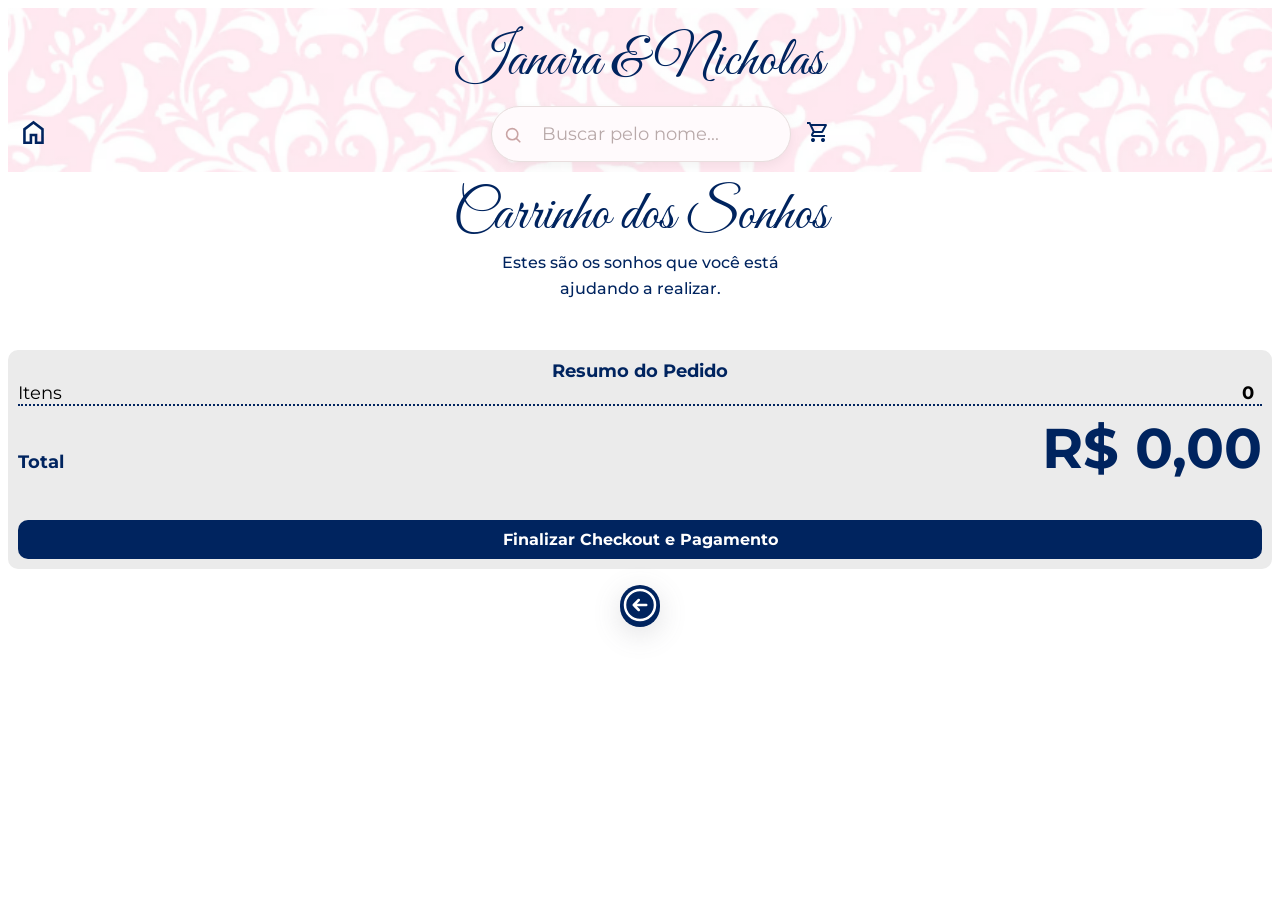
<file: pages/checkout.html>
<!DOCTYPE html>
<html lang="pt-br">
<head>
    <meta charset="UTF-8">
    <meta name="viewport" content="width=device-width, initial-scale=1.0">
    <title>Padrinhos | Ianara & Nicholas</title>

    <!-- mesmo CSS -->
    <link rel="stylesheet" href="../css/checkout.css">

    <!-- mesmas fontes -->
    <link rel="preconnect" href="https://fonts.googleapis.com">
    <link rel="preconnect" href="https://fonts.gstatic.com" crossorigin>
    <link href="https://fonts.googleapis.com/css2?family=DM+Serif+Display&family=Montserrat&display=swap" rel="stylesheet">
    <link href="https://fonts.googleapis.com/css2?family=Birthstone&family=DM+Serif+Display:ital@0;1&family=Montserrat:ital,wght@0,100..900;1,100..900&display=swap" rel="stylesheet">
    <link href="https://fonts.googleapis.com/css2?family=Great+Vibes&display=swap" rel="stylesheet">
</head>

<body>
    <header>
    </header>
    <main>
        <div id="containerHeaderGifts">
            <h2 id="initialsNames">Ianara & Nicholas </h2>
            <div id="containerSearch">
                <div id="iconHome">
                    <a href="../index.html">
                        <svg xmlns="http://www.w3.org/2000/svg" viewBox="0 -960 960 960" fill="#00245F">
                            <path d="M240-200h120v-240h240v240h120v-360L480-740 240-560v360Zm-80 80v-480l320-240 320 240v480H520v-240h-80v240H160Zm320-350Z"/>
                        </svg>
                    </a>
                </div>
                <div class="search-wrapper">
                    <div class="search-input-container">
                        <svg class="search-icon" viewBox="0 0 24 24">
                            <path d="M21 21l-4.35-4.35m1.85-5.15a7 7 0 11-14 0 7 7 0 0114 0z"
                            stroke="currentColor"
                            stroke-width="2"
                            fill="none"
                            stroke-linecap="round"
                            stroke-linejoin="round"/>
                        </svg>
                        <input 
                            type="text" 
                            id="searchInput" 
                            placeholder="Buscar pelo nome..."
                        />
                    </div>
                    <div class="containerCarShopping">
                        <!-- svg carrinho -->
                            <a href="../pages/checkout.html" id="buttonCarShoppings">
                            <svg class="shoping-car-icon" fill="#00245F" xmlns="http://www.w3.org/2000/svg" viewBox="0 -960 960 960">
                                <path d="M223.5-103.5Q200-127 200-160t23.5-56.5Q247-240 280-240t56.5 23.5Q360-193 360-160t-23.5 56.5Q313-80 280-80t-56.5-23.5Zm400 0Q600-127 600-160t23.5-56.5Q647-240 680-240t56.5 23.5Q760-193 760-160t-23.5 56.5Q713-80 680-80t-56.5-23.5ZM246-720l96 200h280l110-200H246Zm-38-80h590q23 0 35 20.5t1 41.5L692-482q-11 20-29.5 31T622-440H324l-44 80h480v80H280q-45 0-68-39.5t-2-78.5l54-98-144-304H40v-80h130l38 80Z"/>
                            </svg>
                        </a>
                        <h3 id="totalValue"></h3>
                    </div>
                </div>
            </div>
        </div>
        <section class="checkout-container">
            <h2 id="initialsNames">Carrinho dos Sonhos</h2>
            <div>
                <p class="paragraph">
                    Estes são os sonhos que você está <br>
                    ajudando a realizar.
                </p>
            </div>
            <div id="cardItems"></div>
            <div class="checkout-total">
                <span id="titleSummary">Resumo do Pedido</span>
                <div class="containerFlex" id="itemsSummary">
                    <span>Itens</span>
                    <strong id="cartCount"></strong>
                </div>
                <div class="containerFlex">
                    <span id="total">Total</span>
                    <strong id="cartTotal">R$ 0,00</strong>
                </div>
                <button id="finishButton" class="finish-btn" onclick="finalyBuy()">
                    Finalizar Checkout e Pagamento
                </button>
            </div>
        </section>
        <div class="containerButtonAction">
            <a href="../pages/presentes.html" class="buttonsAction">
                <svg xmlns="http://www.w3.org/2000/svg" fill="none" viewBox="0 0 24 24" stroke-width="1.5" stroke="currentColor" class="size-6">
                    <path stroke-linecap="round" stroke-linejoin="round" d="m11.25 9-3 3m0 0 3 3m-3-3h7.5M21 12a9 9 0 1 1-18 0 9 9 0 0 1 18 0Z" />
                </svg>
            </a>
        </div>
    </main>
    
    <script>
        document.addEventListener("DOMContentLoaded", () => {
            // Fade-in ao carregar
            document.body.classList.add("loaded");
            // Captura todos os links
            document.querySelectorAll("a").forEach(link => {
                link.addEventListener("click", function(e) {

                    // Ignora nova aba
                    if (this.target === "_blank") return;

                    e.preventDefault();
                    const href = this.href;

                    // Aplica fade-out
                    document.body.classList.remove("loaded");
                    document.body.classList.add("fade-out");

                    setTimeout(() => {
                        window.location.href = href;
                    }, 400); // mesmo tempo do CSS
                });
            });
        });
        const container = document.getElementById("cardItems");
        const input = document.getElementById("searchInput");
        function handleLoadCards() {
            let cart = JSON.parse(localStorage.getItem("cart")) || [];
            let totalValueForPayment = 0
        let countItems = 0
            container.innerHTML = "";

            cart.forEach(item => {
                totalValueForPayment += item.price * item.quantity;
                countItems += item.quantity;
                container.innerHTML += `
                    <div class="containerCard">
                        <img class="imgCard" src=${item.src_image} alt=${item.img_alt}>
                        <div>
                            <p class="descriptionCard">${item.name}</p>
                            <p class="valueCard">R$ ${String(item.price.toFixed(2)).replace(".", ",")}</p>
                            <p class="descriptionInstallments">em até 3x de R$ ${item.price ? String((item.price / 3).toFixed(2)).replace(".", ",") : '-'}</p>
                            <div class="containerButtonActionsCard">
                                <div class="quantity-control">
                                    <button class="qty-btn minus" onclick="handleSubtractItem(${item.id})">-</button>
                                    <input type="number" value="${item.quantity}" min="1" class="qty-input">
                                    <button class="qty-btn plus" onclick="handleAddSumItem(${item.id})">+</button>
                                </div>
                                <button class="buttonRemoveCar" onclick="handleRemoveItem(${item.id})">
                                    <svg xmlns="http://www.w3.org/2000/svg" height="24px" viewBox="0 -960 960 960" width="24px" fill="#ff0808f5">
                                        <path d="M280-120q-33 0-56.5-23.5T200-200v-520h-40v-80h200v-40h240v40h200v80h-40v520q0 33-23.5 56.5T680-120H280Zm400-600H280v520h400v-520ZM360-280h80v-360h-80v360Zm160 0h80v-360h-80v360ZM280-720v520-520Z"/>
                                    </svg>
                                </button>
                            </div>
                        </div>
                    </div>
                `;
            });
            const divTotal = document.getElementById("cartTotal");
            divTotal.innerHTML = `R$ ${String(totalValueForPayment.toFixed(2)).replace('.', ',')}`
            const divCount = document.getElementById("cartCount");
            divCount.innerHTML = `${countItems}`;
        }
        handleLoadCards()

        function handleRemoveItem(id) {
            let cart = JSON.parse(localStorage.getItem("cart")) || [];
            const updateCart = cart.filter(item => item.id !== id);
            localStorage.setItem("cart", JSON.stringify(updateCart));
            alert("Produto removido do carrinho!");
            handleLoadCards()
        }

        function handleAddSumItem(id) {
            let cart = JSON.parse(localStorage.getItem("cart")) || [];
            const updateCart = cart.find(item => item.id === id);
            updateCart['quantity'] += 1;
            localStorage.setItem("cart", JSON.stringify(cart));
            handleLoadCards()
        }

        function handleSubtractItem(id) {
            let cart = JSON.parse(localStorage.getItem("cart")) || [];
            const updateCart = cart.find(item => item.id === id);
            if (updateCart['quantity'] > 1) {
                updateCart['quantity'] -= 1;
            }
            localStorage.setItem("cart", JSON.stringify(cart));
            handleLoadCards()
        }

        function finalyBuy() {
            let cart = JSON.parse(localStorage.getItem("cart")) || [];
            const itemsForPayment = cart.map(item => ({
                name: 'Contribuição para os noivos',
                description: 'Contribuição para os noivos' + item.name.slice(0, 30), // limitar a 30 caracteres
                quantity: item.quantity,
                value: item.price * item.quantity
            }))

            fetch("https://checkout-worker.mendesnik827.workers.dev", {
                method: "POST",
                headers: {
                    "Content-Type": "application/json"
                },
                body: JSON.stringify({
                    billingTypes: ["CREDIT_CARD"],
                    chargeTypes: ["DETACHED"],
                    maxInstallmentCount: 3,
                    callback: {
                        successUrl: "https://landingpage-wedding.pages.dev/pages/success.html",
                        cancelUrl: "https://landingpage-wedding.pages.dev/pages/callback.html",
                        expiredUrl: "https://landingpage-wedding.pages.dev/pages/callback.html"
                    },
                    items: itemsForPayment,
                    minutesToExpire: 20
                })
            })
            .then(r => r.json())
            .then(data => {
                console.log(data);
                // redirecionar para pagamento
                if (data.link) {
                    window.location.href = data.link;
                }
            })
        }
    </script>
</body>
</html>
</file>
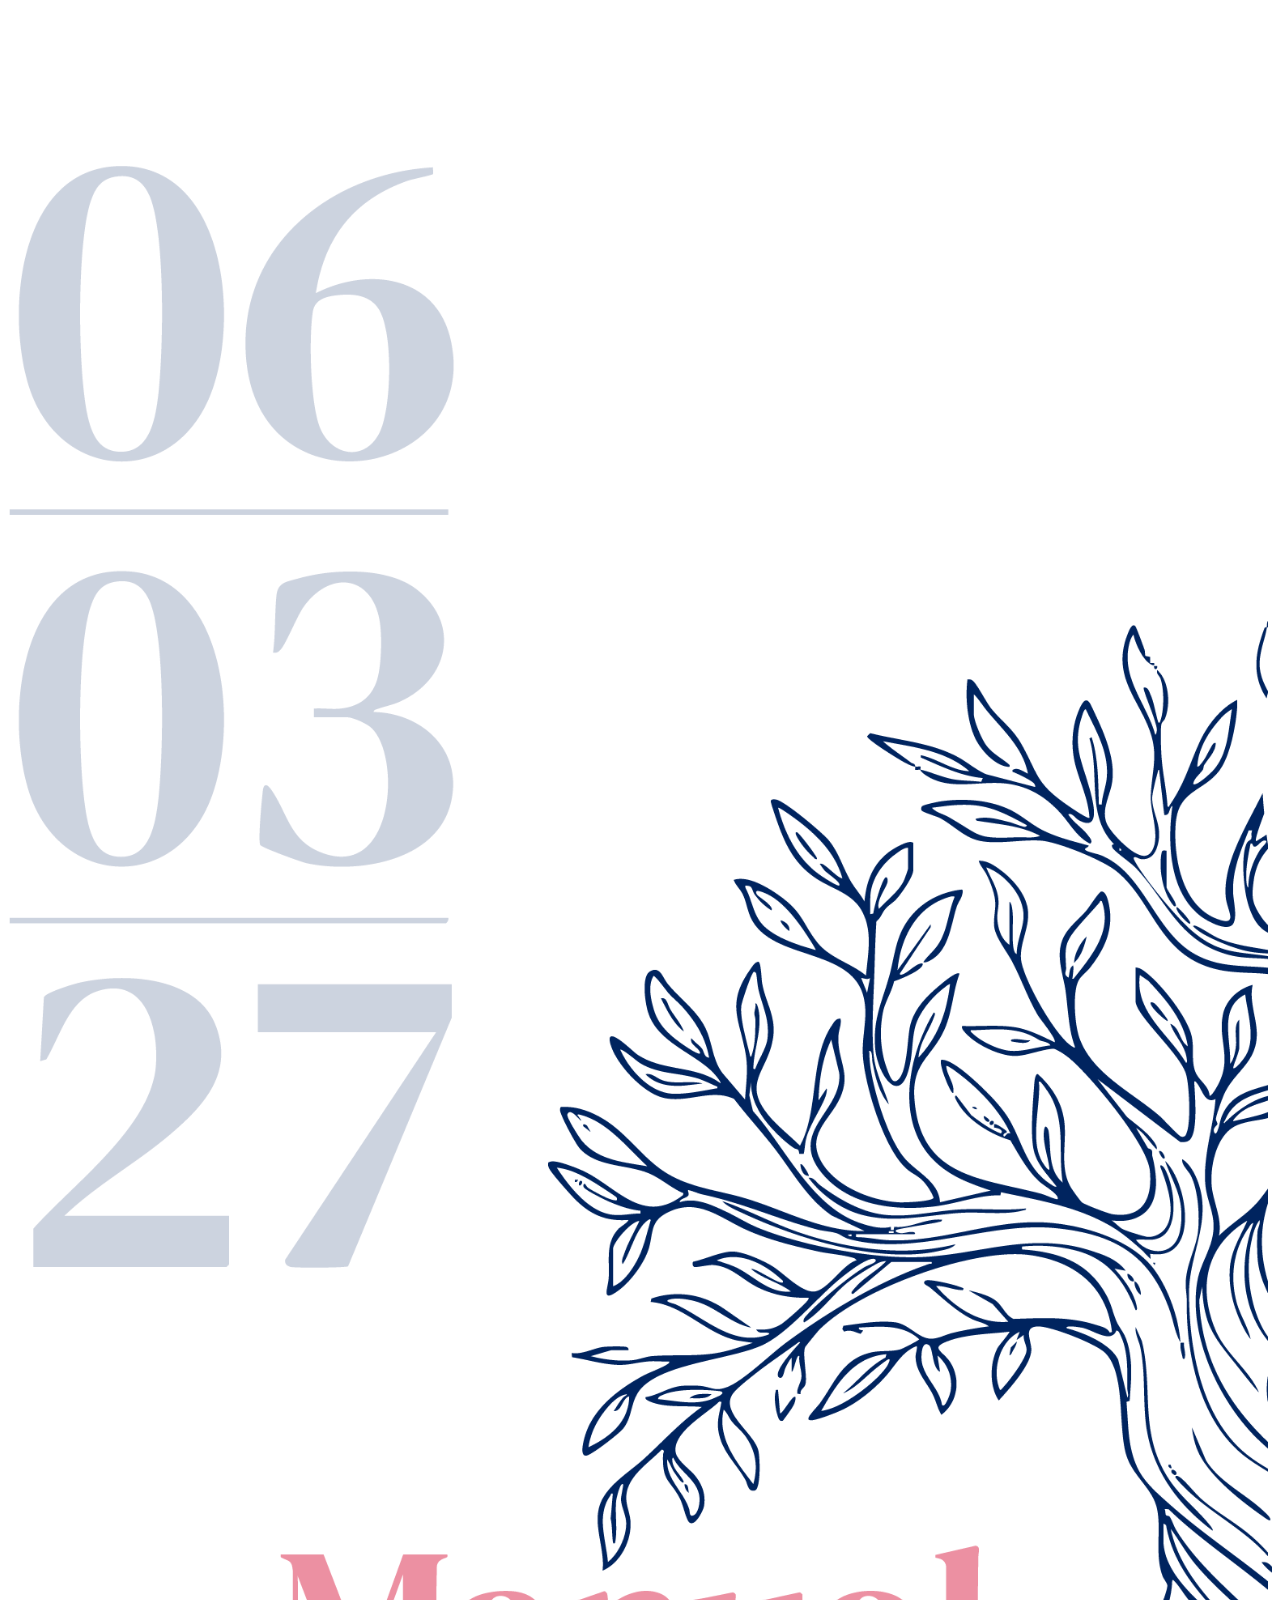
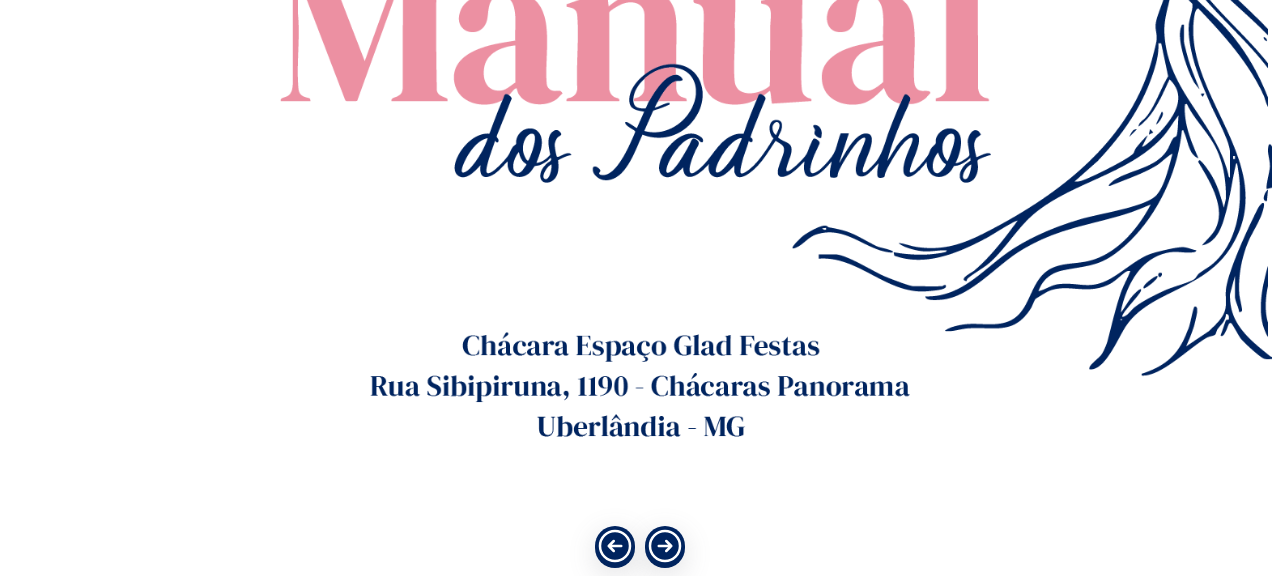
<file: pages/padrinhosPage1.html>
<!DOCTYPE html>
<html lang="pt-br">
<head>
    <meta charset="UTF-8">
    <meta name="viewport" content="width=device-width, initial-scale=1.0">
    <title>Padrinhos | Ianara & Nicholas</title>

    <!-- mesmo CSS -->
    <link rel="stylesheet" href="../css/stilosPadrinhos.css">

    <!-- mesmas fontes -->
    <link rel="preconnect" href="https://fonts.googleapis.com">
    <link rel="preconnect" href="https://fonts.gstatic.com" crossorigin>
    <link href="https://fonts.googleapis.com/css2?family=DM+Serif+Display&family=Montserrat&display=swap" rel="stylesheet">
    <link href="https://fonts.googleapis.com/css2?family=Birthstone&family=DM+Serif+Display:ital@0;1&family=Montserrat:ital,wght@0,100..900;1,100..900&display=swap" rel="stylesheet">
</head>

<body>
    <div class="manualContainer">
        <img src="../images/background/toda_a_arte.png" class="manualImage">
    </div>
    <div class="containerButtonAction">
        <a href="../index.html" class="buttonsAction">
            <svg xmlns="http://www.w3.org/2000/svg" fill="none" viewBox="0 0 24 24" stroke-width="1.5" stroke="currentColor" class="size-6">
                <path stroke-linecap="round" stroke-linejoin="round" d="m11.25 9-3 3m0 0 3 3m-3-3h7.5M21 12a9 9 0 1 1-18 0 9 9 0 0 1 18 0Z" />
            </svg>
        </a>
        <a href="../pages/padrinhosPage2.html" class="buttonsAction">
            <svg xmlns="http://www.w3.org/2000/svg" fill="none" viewBox="0 0 24 24" stroke-width="1.5" stroke="currentColor" class="size-6">
                <path stroke-linecap="round" stroke-linejoin="round" d="m12.75 15 3-3m0 0-3-3m3 3h-7.5M21 12a9 9 0 1 1-18 0 9 9 0 0 1 18 0Z" />
            </svg>
        </a>
    </div>
    
    <script>
        document.addEventListener("DOMContentLoaded", () => {
            // Fade-in ao carregar
            document.body.classList.add("loaded");
            // Captura todos os links
            document.querySelectorAll("a").forEach(link => {
                link.addEventListener("click", function(e) {

                    // Ignora nova aba
                    if (this.target === "_blank") return;

                    e.preventDefault();
                    const href = this.href;

                    // Aplica fade-out
                    document.body.classList.remove("loaded");
                    document.body.classList.add("fade-out");

                    setTimeout(() => {
                        window.location.href = href;
                    }, 400); // mesmo tempo do CSS
                });
            });
        });
    </script>
</body>
</html>
</file>
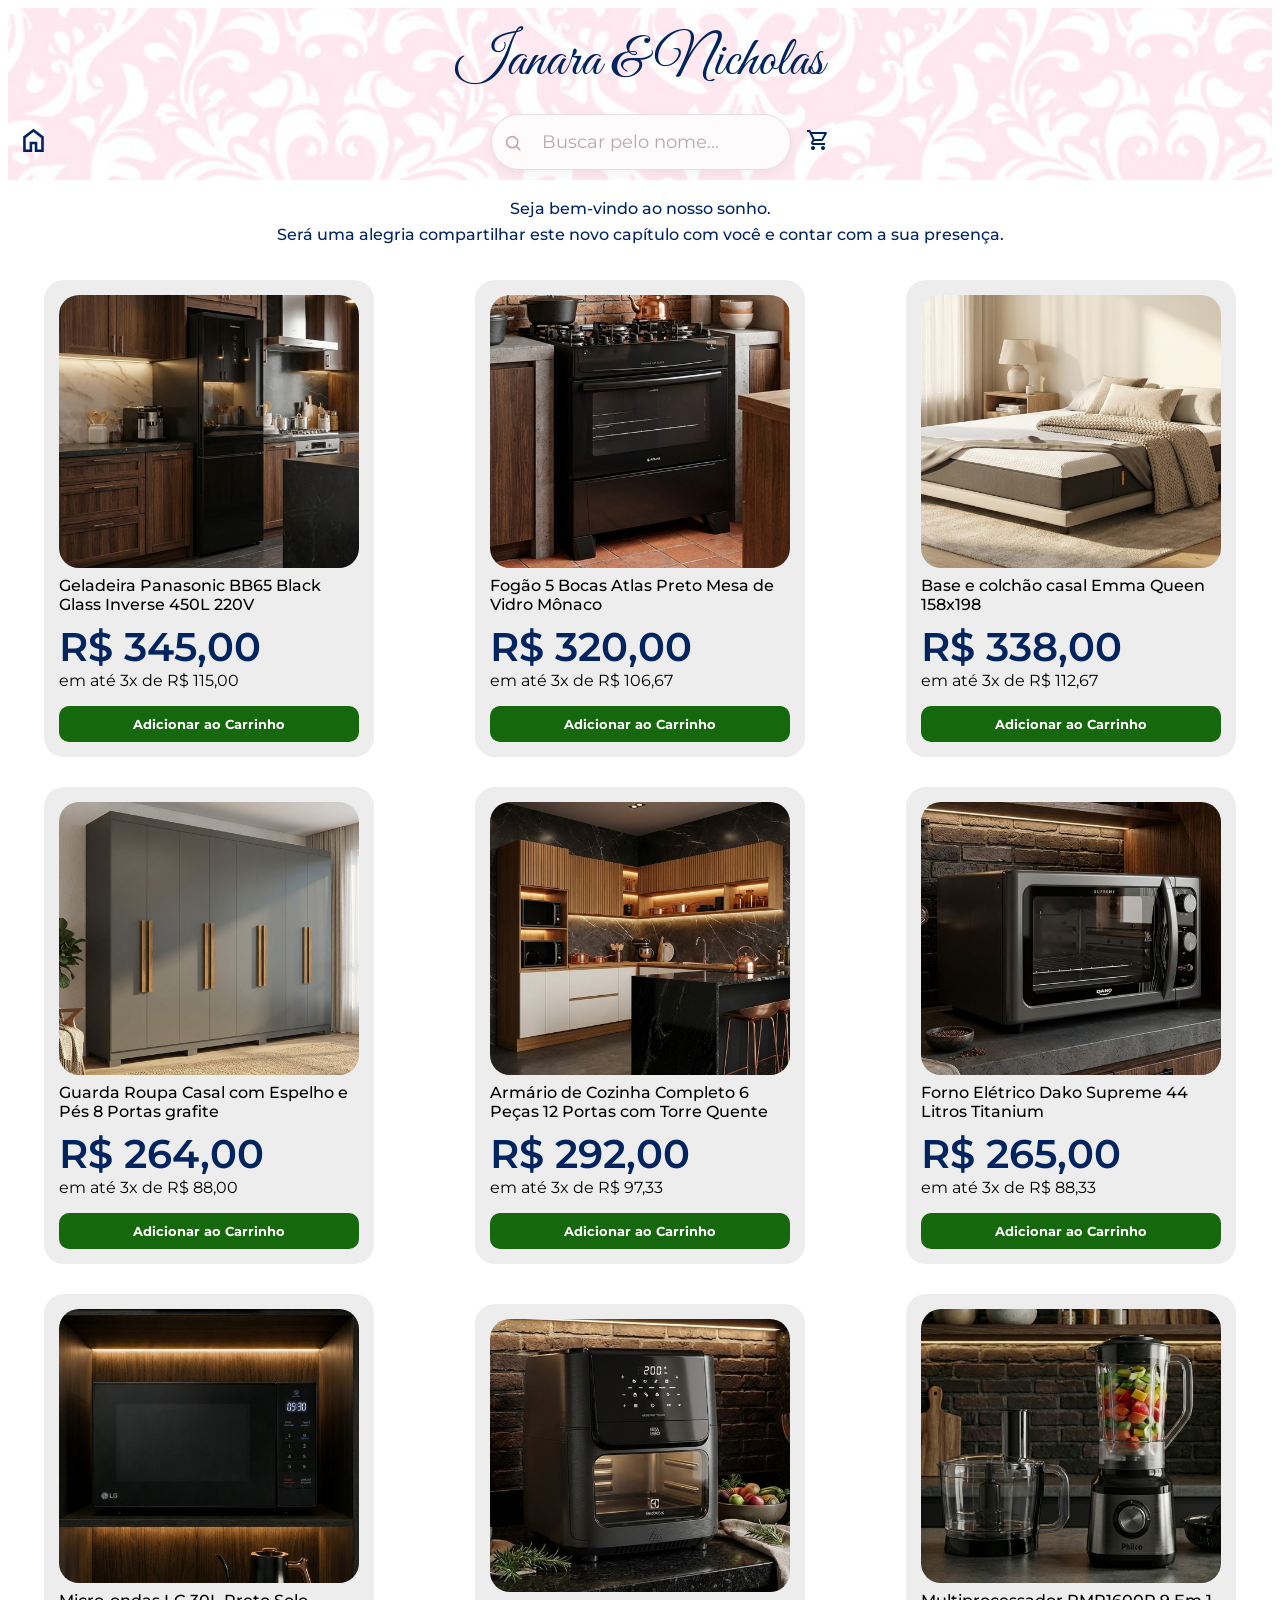
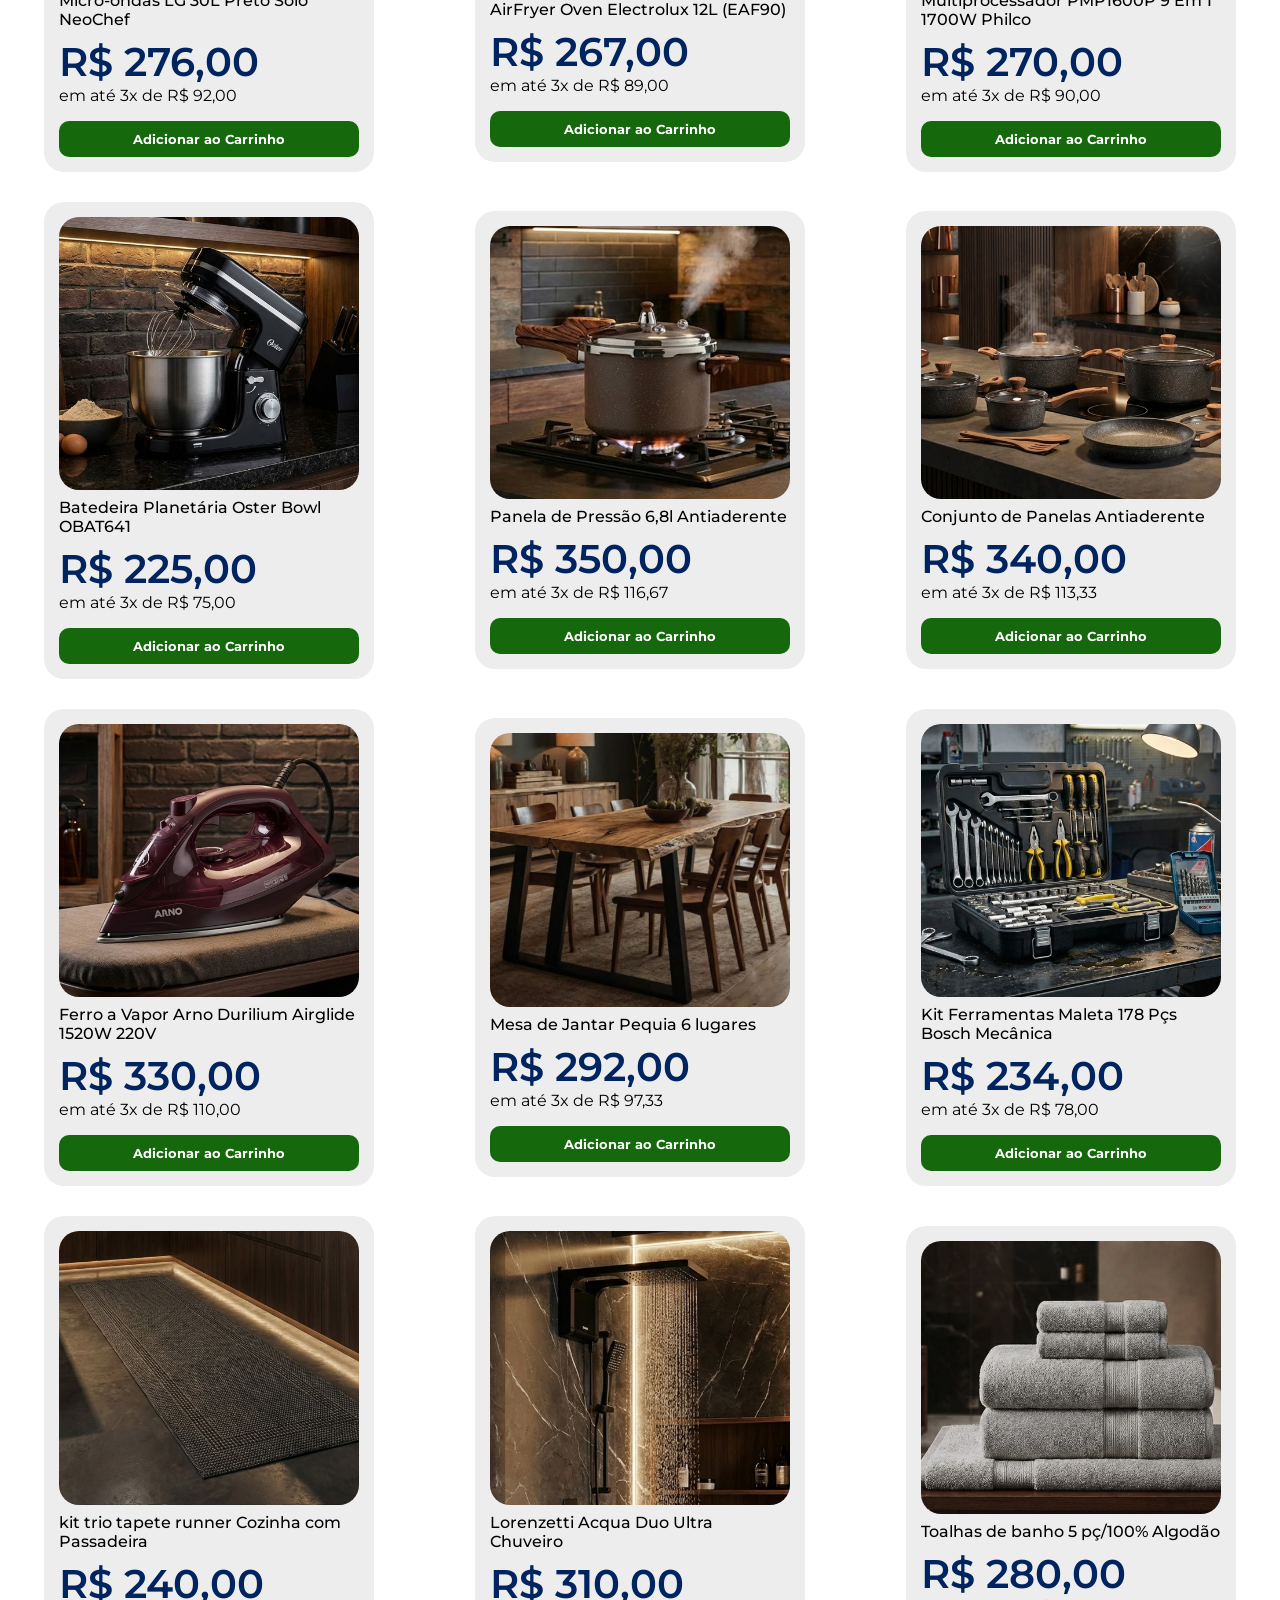
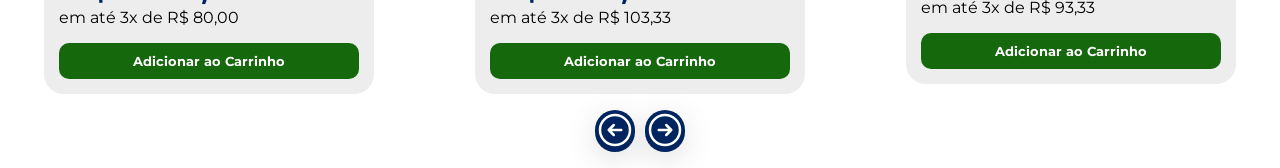
<file: pages/presentes.html>
<!DOCTYPE html>
<html lang="pt-br">
<head>
    <meta charset="UTF-8">
    <meta name="viewport" content="width=device-width, initial-scale=1.0">
    <title>Padrinhos | Ianara & Nicholas</title>

    <!-- mesmo CSS -->
    <link rel="stylesheet" href="../css/presentes.css">

    <!-- mesmas fontes -->
    <link rel="preconnect" href="https://fonts.googleapis.com">
    <link rel="preconnect" href="https://fonts.gstatic.com" crossorigin>
    <link href="https://fonts.googleapis.com/css2?family=DM+Serif+Display&family=Montserrat&display=swap" rel="stylesheet">
    <link href="https://fonts.googleapis.com/css2?family=Birthstone&family=DM+Serif+Display:ital@0;1&family=Montserrat:ital,wght@0,100..900;1,100..900&display=swap" rel="stylesheet">
    <link href="https://fonts.googleapis.com/css2?family=Great+Vibes&display=swap" rel="stylesheet">
</head>

<body>
    <main>
        <section>
            <div id="containerHeaderGifts">
                <h2 id="initialsNames">Ianara & Nicholas </h2>
                <div id="containerSearch">
                    <div id="iconHome">
                        <a href="../index.html">
                            <svg xmlns="http://www.w3.org/2000/svg" viewBox="0 -960 960 960" fill="#00245F">
                                <path d="M240-200h120v-240h240v240h120v-360L480-740 240-560v360Zm-80 80v-480l320-240 320 240v480H520v-240h-80v240H160Zm320-350Z"/>
                            </svg>
                        </a>
                    </div>
                    <div class="search-wrapper">
                        <div class="search-input-container">
                            <svg class="search-icon" viewBox="0 0 24 24">
                                <path d="M21 21l-4.35-4.35m1.85-5.15a7 7 0 11-14 0 7 7 0 0114 0z"
                                stroke="currentColor"
                                stroke-width="2"
                                fill="none"
                                stroke-linecap="round"
                                stroke-linejoin="round"/>
                            </svg>
                            <input 
                                type="text" 
                                id="searchInput" 
                                placeholder="Buscar pelo nome..."
                            />
                        </div>
                        <div class="containerCarShopping">
                            <!-- svg carrinho -->
                                <a href="../pages/checkout.html" id="buttonCarShoppings">
                                <svg class="shoping-car-icon" fill="#00245F" xmlns="http://www.w3.org/2000/svg" viewBox="0 -960 960 960">
                                    <path d="M223.5-103.5Q200-127 200-160t23.5-56.5Q247-240 280-240t56.5 23.5Q360-193 360-160t-23.5 56.5Q313-80 280-80t-56.5-23.5Zm400 0Q600-127 600-160t23.5-56.5Q647-240 680-240t56.5 23.5Q760-193 760-160t-23.5 56.5Q713-80 680-80t-56.5-23.5ZM246-720l96 200h280l110-200H246Zm-38-80h590q23 0 35 20.5t1 41.5L692-482q-11 20-29.5 31T622-440H324l-44 80h480v80H280q-45 0-68-39.5t-2-78.5l54-98-144-304H40v-80h130l38 80Z"/>
                                </svg>
                            </a>
                            <h3 id="totalValue"></h3>
                        </div>
                    </div>
                </div>
            </div>

            <div>
                <p class="paragraph">
                    Seja bem-vindo ao nosso sonho. <br>
                    Será uma alegria compartilhar este novo capítulo com você e contar com a sua presença.
                </p>
            </div>
            <div id="cardItems">
            </div>
        </section>
        <div class="containerButtonAction">
            <a href="../index.html" class="buttonsAction">
                <svg xmlns="http://www.w3.org/2000/svg" fill="none" viewBox="0 0 24 24" stroke-width="1.5" stroke="currentColor" class="size-6">
                    <path stroke-linecap="round" stroke-linejoin="round" d="m11.25 9-3 3m0 0 3 3m-3-3h7.5M21 12a9 9 0 1 1-18 0 9 9 0 0 1 18 0Z" />
                </svg>
            </a>
            <a href="../pages/padrinhosPage2.html" class="buttonsAction">
                <svg xmlns="http://www.w3.org/2000/svg" fill="none" viewBox="0 0 24 24" stroke-width="1.5" stroke="currentColor" class="size-6">
                    <path stroke-linecap="round" stroke-linejoin="round" d="m12.75 15 3-3m0 0-3-3m3 3h-7.5M21 12a9 9 0 1 1-18 0 9 9 0 0 1 18 0Z" />
                </svg>
            </a>
        </div>
    </main>
    
    <script>
        window.addEventListener("scroll", () => {
            const header = document.getElementById("containerHeaderGifts");
            header.classList.toggle("sticky", window.scrollY > 10);
        });

        document.addEventListener("DOMContentLoaded", () => {
            // Fade-in ao carregar
            document.body.classList.add("loaded");
            // Captura todos os links
            document.querySelectorAll("a").forEach(link => {
                link.addEventListener("click", function(e) {

                    // Ignora nova aba
                    if (this.target === "_blank") return;

                    e.preventDefault();
                    const href = this.href;

                    // Aplica fade-out
                    document.body.classList.remove("loaded");
                    document.body.classList.add("fade-out");

                    setTimeout(() => {
                        window.location.href = href;
                    }, 400); // mesmo tempo do CSS
                });
            });
        });
        const products = [
            { id: 1, name: "Geladeira Panasonic BB65 Black Glass Inverse 450L 220V", price: 345.00, src_image: "../images/items/GELADEIRA.png", quantity: 1},
            { id: 2, name: "Fogão 5 Bocas Atlas Preto Mesa de Vidro Mônaco", price: 320.00, src_image: "../images/items/FOGÃO.png", quantity: 1},
            { id: 3, name: "Base e colchão casal Emma Queen 158x198", price: 338.00, src_image: "../images/items/COLCHÃO.png", quantity: 1},
            { id: 4, name: "Guarda Roupa Casal com Espelho e Pés 8 Portas grafite", price: 264.00, src_image: "../images/items/GUARDA_ROUPAS.png", quantity: 1},
            { id: 5, name: "Armário de Cozinha Completo 6 Peças 12 Portas com Torre Quente ", price: 292.00, src_image: "../images/items/ARMARIO_DE_COZINHA.png", quantity: 1},
            { id: 6, name: "Forno Elétrico Dako Supreme 44 Litros Titanium", price: 265.00, src_image: "../images/items/FORNO.png", quantity: 1},
            { id: 7, name: "Micro-ondas LG 30L Preto Solo NeoChef", price: 276.00, src_image: "../images/items/MICROODAS.png", quantity: 1},
            { id: 8, name: "AirFryer Oven Electrolux 12L (EAF90)", price: 267.00, src_image: "../images/items/AIRFRYER.png", quantity: 1},
            { id: 9, name: "Multiprocessador PMP1600P 9 Em 1  1700W Philco", price: 270.00, src_image: "../images/items/MULTIPROCESSADOR.png", quantity: 1},
            { id: 10, name: "Batedeira Planetária Oster Bowl OBAT641", price: 225.00, src_image: "../images/items/BATEDEIRA.png", quantity: 1},
            { id: 11, name: "Panela de Pressão 6,8l Antiaderente ", price: 350.00, src_image: "../images/items/PANELA_DE_PRESSAO.png", quantity: 1},
            { id: 12, name: "Conjunto de Panelas Antiaderente", price: 340.00, src_image: "../images/items/CONJUNTO_DE_PANELAS.png", quantity: 1},
            { id: 13, name: "Ferro a Vapor Arno Durilium Airglide 1520W 220V", price: 330.00, src_image: "../images/items/FERRO_DE_PASSAR.png", quantity: 1},
            { id: 14, name: "Mesa de Jantar Pequia 6 lugares", price: 292.00, src_image: "../images/items/MESA_6_LUGARES.png", quantity: 1},
            { id: 15, name: "Kit Ferramentas Maleta 178 Pçs Bosch  Mecânica", price: 234.00, src_image: "../images/items/KIT_FERRAMENTA.png", quantity: 1},
            { id: 16, name: "kit trio tapete runner Cozinha com Passadeira ", price: 240.00, src_image: "../images/items/TAPETE.png", quantity: 1},
            { id: 17, name: "Lorenzetti Acqua Duo Ultra Chuveiro ", price: 310.00, src_image: "../images/items/CHUVEIRO.png", quantity: 1},
            { id: 18, name: "Toalhas de banho 5 pç/100% Algodão", price: 280.00, src_image: "../images/items/KIT_TOALHAS.png", quantity: 1}
        ];

        function addToCard(id) {
            const product = products.find(p => p.id === id);

            let cart = JSON.parse(localStorage.getItem("cart")) || [];
            cart.push(product);

            localStorage.setItem("cart", JSON.stringify(cart));

            const totalValue = document.getElementById("totalValue");

            totalValue.classList.add("totalValue");
            totalValue.innerHTML = cart.length;
        }
        const container = document.getElementById("cardItems");
        const input = document.getElementById("searchInput");

        function handleLoadCards(list) {
            container.innerHTML = "";

            list.forEach(item => {
            container.innerHTML += `
                <div class="containerCard">
                    <img class="imgCard" src=${item.src_image} alt=${item.name}>
                    <p class="descriptionCard">${item.name}</p>
                    <p class="valueCard">R$ ${String(item.price.toFixed(2)).replace(".", ",")}</p>
                    <p class="descriptionInstallments">em até 3x de R$ ${item.price ? String((item.price / 3).toFixed(2)).replace(".", ",") : '-'}</p>
                    <button class="buttonAddCar" onclick="addToCard(${item.id})">Adicionar ao Carrinho</button>
                </div>
            `;
            });
        }
        handleLoadCards(products)

        // Função de filtro
        function filterItems(searchValue) {
            const filtered = products.filter(item =>
                item.name.toLowerCase().includes(searchValue.toLowerCase())
            );

            handleLoadCards(filtered);
        }

        // Evento ao digitar
        input.addEventListener("input", (e) => {
        filterItems(e.target.value);
        });

    </script>
</body>
</html>
</file>
<file: css/checkout.css>
#containerHeaderGifts {
    display: flex;
    flex-direction: column;
    padding-top: 10px;
    position: sticky;
    top: 0;
    z-index: 1000;
    transition: box-shadow 0.3s ease;
    background-image: 
        linear-gradient(rgba(255,255,255,0.4), rgba(255,255,255,0.4)),
        url('../images/background/background_renda.png');
    background-size: 100% auto;
    background-position: top;
    background-repeat: no-repeat;
    width: 100%;
    overflow: hidden;
}
#containerHeaderGifts.sticky {
    box-shadow: 0 6px 20px rgba(0,0,0,0.08);
}
.background::before {
    content: "";
    position: absolute;
    inset: 0;
    backdrop-filter: blur(4px);
    background: rgba(255,255,255,0.4); /* controla a opacidade */
}
#initialsNames {
    color: #00245F;
    margin: 0.5rem 0rem 0rem 0rem;
    text-align: center;
    font-weight: 500;
    font-size: clamp(2.5rem, 6vw, 3.5rem);
    font-family: "Great Vibes", cursive;
}
#containerSearch {
    display: flex;
    align-items: center;
    gap: 10px;
    border-radius: 10px 10px 0px 0px;
    padding: 10px;
}
#iconHome {
    width: 2rem;
}
.search-wrapper {
    display: flex;
    align-items: center;
    gap: 15px;
    width: 100%;
    justify-content: center;
}
.search-wrapper input {
  width: 50%;
  padding: 0.9em 1.2em 0.9em 3em;
  border-radius: 50px;
  border: 1px solid #e8dede;
  background-color: #fffafc;
  font-size: clamp(14px, 2.5vw, 18px);
  font-family: "Montserrat", sans-serif;
  color: #5a4a4a;
  outline: none;
  transition: all 0.3s ease;
  box-shadow: 0 4px 12px rgba(0, 0, 0, 0.05);
}
.search-wrapper input::placeholder {
  color: #b8a9a9;
}
.search-wrapper input:focus {
  border-color: #d8b4b4;
  box-shadow: 0 6px 18px rgba(216, 180, 180, 0.3);
  background-color: #ffffff;
}
.search-icon {
    position: absolute;
    left: 12px;
    width: 1.2em;
    height: 1.2em;
    color: #c9a4a4;
}
.search-input-container{
    display: flex;
    align-items: center;
    position: relative;
    width: 100%;
    max-width: 300px;
}
.search-input-container input{
    width: 100%;
    padding: 0.9em 1.2em 0.9em 2.8em;
    border-radius: 50px;
    border: 1px solid #e8dede;
}
.shoping-car-icon {
  /* transform: translateY(-50%); */
  width: 1.5rem;
  cursor: pointer;
}
.containerCarShopping {
    display: flex;
    align-items: center;
}
.paragraph {
    line-height: 1.6;
    text-align: center;
    margin: 0rem 0 2rem 0;
    color: #00245F;
    font-family: "Montserrat", sans-serif;
    font-size: medium;
    font-weight: 500;
}
#ca
.checkout-container {
  max-width: 600px;
  margin: 60px auto;
  padding: 30px;
  background: #fffafc;
  border-radius: 20px;
  box-shadow: 0 10px 30px rgba(0,0,0,0.05);
  font-family: 'Playfair Display', serif;
}

.checkout-title {
  text-align: center;
  margin-bottom: 30px;
  color: #6e5c5c;
}
.containerCard {
    max-width: 300px;
    display: flex;
    flex-direction: column;
    gap: 10px;
    align-items: flex-start;
    background-color: #ffffff;
    border-radius: 20px;
    padding: 15px;
    border: 10px solid #ebebeb;
}
.containerCardsDetails {
    display: flex;
    flex-direction: column;
    align-items: center;
    text-align: center;
}
.cart-item {
  display: flex;
  justify-content: space-between;
  padding: 12px 0;
  border-bottom: 1px solid #f0e6e6;
}
.cart-item span {
  color: #5a4a4a;
}
#cardItems {
    display: flex;
    flex-wrap: wrap;
    gap: 10px;
    align-items: center;
    justify-content: space-around;
}
.imgCard {
    width: 20rem;
    border-radius: 20px;
    max-width: 300px;
}
.descriptionCard, .valueCard, .descriptionInstallments {
    margin: 0;
    font-family: "Montserrat", sans-serif;
    font-weight: 500;
}
.valueCard {
    margin-top: 0.5rem;
    font-size: clamp(1.5rem, 4vw, 2.5rem);
    font-weight: 600;
    color: #00245F;
}
.descriptionInstallments {
    font-weight: 400;
    margin-bottom: 1rem;
}
.buttonRemoveCar {
    text-align: center;
    width: 3rem;
    border-radius: 20px;
    font-family: "Montserrat", sans-serif;
    font-weight: bold;
    background-color: #ff080829;
    border: none;
    border-radius: 10px;
    padding: 8px;
}

.checkout-total {
  border-radius: 10px;
  padding: 10px;
  display: flex;
  flex-direction: column;
  justify-content: space-between;
  background-color: #ebebeb;
  margin: 1rem 0rem;
  font-size: 18px;
}
/* border: 2px dotted #00245F; */

.finish-btn {
  width: 100%;
  font-family: "Montserrat", sans-serif;
  font-weight: bold;
  margin-top: 30px;
  padding: 10px;
  border: none;
  border-radius: 10px;
  background: #00245F;
  color: white;
  font-size: 16px;
  cursor: pointer;
  transition: 0.3s;
}

.finish-btn:hover {
  background: #c79a9a;
}

.containerButtonAction {
    margin: 1rem 0;
    display: flex;
    justify-content: center;
    align-items: center;
    gap: 10px;
}
.buttonsAction {
    display: inline-block;
    text-align: center;
    text-decoration: none;
    width: 100%;
    max-width: 2.5rem;
    font-size: x-small;
    border-radius: 50px;
    background-color: #00245F;
    box-shadow: rgba(100, 100, 111, 0.2) 0px 7px 29px 0px;
    color: white;
    font-weight: bold;
    transition: transform 0.2s ease, box-shadow 0.2s ease;
}
.buttonsAction:hover {
    transform: translateY(-3px);
}

.buttonsAction:active {
    transform: scale(0.97);
}
.containerFlex {
    display: flex;
    align-items: baseline;
    font-family: "Montserrat", sans-serif;
    justify-content: space-between;
}
#itemsSummary {
    padding-right: 0.5rem;
    border-bottom: 2px dotted #00245F;
}
#cartTotal {
    color: #00245F;
    margin: 0.5rem 0;
    text-align: center;
    font-weight: bolder;
    font-family: "Montserrat", sans-serif;
    font-size: clamp(2rem, 6vw, 3.5rem);
}
#total{
    color: #00245F;
    font-family: "Montserrat", sans-serif;
    font-weight: bolder;
}
#titleSummary {
    font-family: "Montserrat", sans-serif;
    font-weight: bold;
    text-align: center;
    color: #00245F;
}
.containerButtonActionsCard {
    display: flex;
    justify-content: space-between;
    gap: 10px;
}
.quantity-control {
    display: flex;
    align-items: center;
    border: 1px solid #ddd;
    border-radius: 8px;
    overflow: hidden;
    width: fit-content;
}

.qty-btn {
    background: #f5f5f5;
    border: none;
    padding: 10px 15px;
    font-size: 18px;
    cursor: pointer;
}

.qty-btn:hover {
    background: #e0e0e0;
}

.qty-input {
    width: 50px;
    text-align: center;
    border: none;
    font-size: 16px;
}

.qty-input::-webkit-inner-spin-button,
.qty-input::-webkit-outer-spin-button {
    -webkit-appearance: none;
    margin: 0;
}
</file>
<file: css/stilosPadrinhos.css>
header {
    display: flex;
    flex-direction: column;   /* mobile primeiro */
    gap: 3rem;
    text-align: center;
    padding: 1rem;
}
body {
  opacity: 0;
  transition: opacity 0.1s ease;
}

/* Quando a página terminar de carregar */
body.loaded {
  opacity: 1;
}

/* Quando for sair da página */
body.fade-out {
  opacity: 0;
}
.titlePage {
    margin: 0.5rem 0;
    text-align: center;
    font-weight: 500;
    font-size: clamp(2.5rem, 6vw, 3.5rem);
    font-family: "Great Vibes", cursive;
}
.paragraph {
    line-height: 1.6;
    text-align: center;
    margin: 1rem 0 0.5rem 0;
    color: #000000;
    font-family: "Montserrat", sans-serif;
    font-size: medium;
    font-weight: 500;
}
#imgColors {
    width: 100%;
    max-width: 300px;
    height: auto;
}
.containerInspirationImageGodParents {
    display: flex;
    align-items: center;
    justify-content: center;
}
h2 {
    text-align: center;
    font-family: "Great Vibes", cursive;
    font-size: clamp(1.5rem, 4vw, 2.5rem);
    margin: 2rem 0;
}
#backgroundImageGpdParents, #bridesmaids {
    margin: 0.5rem 0;
    width: 100%;
    height: auto;
}
.iconGodParents {
    width: 8rem;
    height: auto;
}
#containerDetails {
    display: flex;
    flex-direction: column;  /* mobile empilhado */
    gap: 2rem;
}
#containerDetails {
    text-align: center;
}
.containerIconsGodParents {
    display: flex;
    flex-wrap: wrap;
    justify-content: center;
    gap: 1.5rem;
}
.containerCard {
    max-width: 300px;
    display: flex;
    flex-direction: column;
    align-items: center;
}
.containerCardsDetails {
    display: flex;
    flex-direction: column;
    align-items: center;
    text-align: center;
}

.manualContainer {
    display: flex;
    justify-content: center;
}

.manualImage {
    width: 100%;
    height: auto;
    display: block;
}
.containerButtonAction {
    display: flex;
    justify-content: center;
    align-items: center;
    gap: 10px;
}
#arrowNextImage {
    width: 4rem;
}
.buttonsAction {
    display: inline-block;
    text-align: center;
    text-decoration: none;
    width: 100%;
    max-width: 2.5rem;
    font-size: x-small;
    border-radius: 50px;
    background-color: #00245F;
    box-shadow: rgba(100, 100, 111, 0.2) 0px 7px 29px 0px;
    color: white;
    font-weight: bold;
    transition: transform 0.2s ease, box-shadow 0.2s ease;
}
.buttonsAction:hover {
    transform: translateY(-3px);
}

.buttonsAction:active {
    transform: scale(0.97);
}

@media (min-width: 768px) {
    header {
        flex-direction: row;
        justify-content: center;
        align-items: flex-start;
    }
}
@media (min-width: 1024px) {
    #containerDetails {
        flex-direction: row;
        align-items: flex-start;
        justify-content: center;
    }
}
</file>
<file: css/presentes.css>
#containerHeaderGifts {
    display: flex;
    flex-direction: column;
    padding-top: 10px;
    position: sticky;
    top: 0;
    z-index: 1000;
    transition: box-shadow 0.3s ease;
    background-image: 
        linear-gradient(rgba(255,255,255,0.4), rgba(255,255,255,0.4)),
        url('../images/background/background_renda.png');
    background-size: 100% auto;
    background-position: top;
    background-repeat: no-repeat;
    width: 100%;
    overflow: hidden;
}
#containerHeaderGifts.sticky {
    box-shadow: 0 6px 20px rgba(0,0,0,0.08);
}
.background::before {
    content: "";
    position: absolute;
    inset: 0;
    backdrop-filter: blur(4px);
    background: rgba(255,255,255,0.4); /* controla a opacidade */
}
#initialsNames {
    color: #00245F;
    margin: 0.5rem 0;
    text-align: center;
    font-weight: 500;
    font-size: clamp(2.5rem, 6vw, 3.5rem);
    font-family: "Great Vibes", cursive;
}
#containerSearch {
    display: flex;
    align-items: center;
    gap: 10px;
    border-radius: 10px 10px 0px 0px;
    padding: 10px;
}
#iconHome {
    width: 2rem;
}
.search-wrapper {
    display: flex;
    align-items: center;
    gap: 15px;
    width: 100%;
    justify-content: center;
}
.search-wrapper input {
  width: 50%;
  padding: 0.9em 1.2em 0.9em 3em;
  border-radius: 50px;
  border: 1px solid #e8dede;
  background-color: #fffafc;
  font-size: clamp(14px, 2.5vw, 18px);
  font-family: "Montserrat", sans-serif;
  color: #5a4a4a;
  outline: none;
  transition: all 0.3s ease;
  box-shadow: 0 4px 12px rgba(0, 0, 0, 0.05);
}
.search-wrapper input::placeholder {
  color: #b8a9a9;
}
.search-wrapper input:focus {
  border-color: #d8b4b4;
  box-shadow: 0 6px 18px rgba(216, 180, 180, 0.3);
  background-color: #ffffff;
}
.search-icon {
    position: absolute;
    left: 12px;
    width: 1.2em;
    height: 1.2em;
    color: #c9a4a4;
}
.search-input-container{
    display: flex;
    align-items: center;
    position: relative;
    width: 100%;
    max-width: 300px;
}
.search-input-container input{
    width: 100%;
    padding: 0.9em 1.2em 0.9em 2.8em;
    border-radius: 50px;
    border: 1px solid #e8dede;
}
.shoping-car-icon {
  /* transform: translateY(-50%); */
  width: 1.5rem;
  cursor: pointer;
}
.containerCarShopping {
    display: flex;
    align-items: center;
}
.totalValue {
    font-size: 1rem;
    background: #00245F;
    color: #ffffff;
    padding: 3px;
    border-radius: 100%;
    width: 1rem;
    text-align: center;
}
.paragraph {
    line-height: 1.6;
    text-align: center;
    margin: 1rem 0 2rem 0;
    color: #00245F;
    font-family: "Montserrat", sans-serif;
    font-size: medium;
    font-weight: 500;
}
#cardItems {
    display: flex;
    flex-wrap: wrap;
    gap: 30px;
    align-items: center;
    justify-content: space-around;
}
.imgCard {
    width: 20rem;
    border-radius: 20px;
    max-width: 300px;
}
.descriptionCard, .valueCard, .descriptionInstallments {
    margin: 0;
    font-family: "Montserrat", sans-serif;
    font-weight: 500;
}
.descriptionCard {
    margin-top: 0.5rem;
}
.valueCard {
    margin-top: 0.5rem;
    font-size: clamp(1.5rem, 4vw, 2.5rem);
    font-weight: 600;
    color: #00245F;
}
.descriptionInstallments {
    font-weight: 400;
    margin-bottom: 1rem;
}
.containerCard {
    max-width: 300px;
    display: flex;
    flex-direction: column;
    align-items: flex-start;
    border-radius: 20px;
    padding: 15px;
    background-color: #ededed;
}
.containerCardsDetails {
    display: flex;
    flex-direction: column;
    align-items: center;
    text-align: center;
}
.buttonAddCar {
    text-align: center;
    width: 100%;
    font-family: "Montserrat", sans-serif;
    font-weight: bold;
    color: #FFFFFF;
    background-color: #15680C;
    border: none;
    border-radius: 10px;
    padding: 10px;
}
.containerButtonAction {
    margin: 1rem 0;
    display: flex;
    justify-content: center;
    align-items: center;
    gap: 10px;
}
#buttonCarShoppings {
    cursor: pointer;
}
.buttonsAction {
    display: inline-block;
    text-align: center;
    text-decoration: none;
    width: 100%;
    max-width: 2.5rem;
    font-size: x-small;
    border-radius: 50px;
    background-color: #00245F;
    box-shadow: rgba(100, 100, 111, 0.2) 0px 7px 29px 0px;
    color: white;
    font-weight: bold;
    transition: transform 0.2s ease, box-shadow 0.2s ease;
}
.buttonsAction:hover {
    transform: translateY(-3px);
}

.buttonsAction:active {
    transform: scale(0.97);
}
</file>
